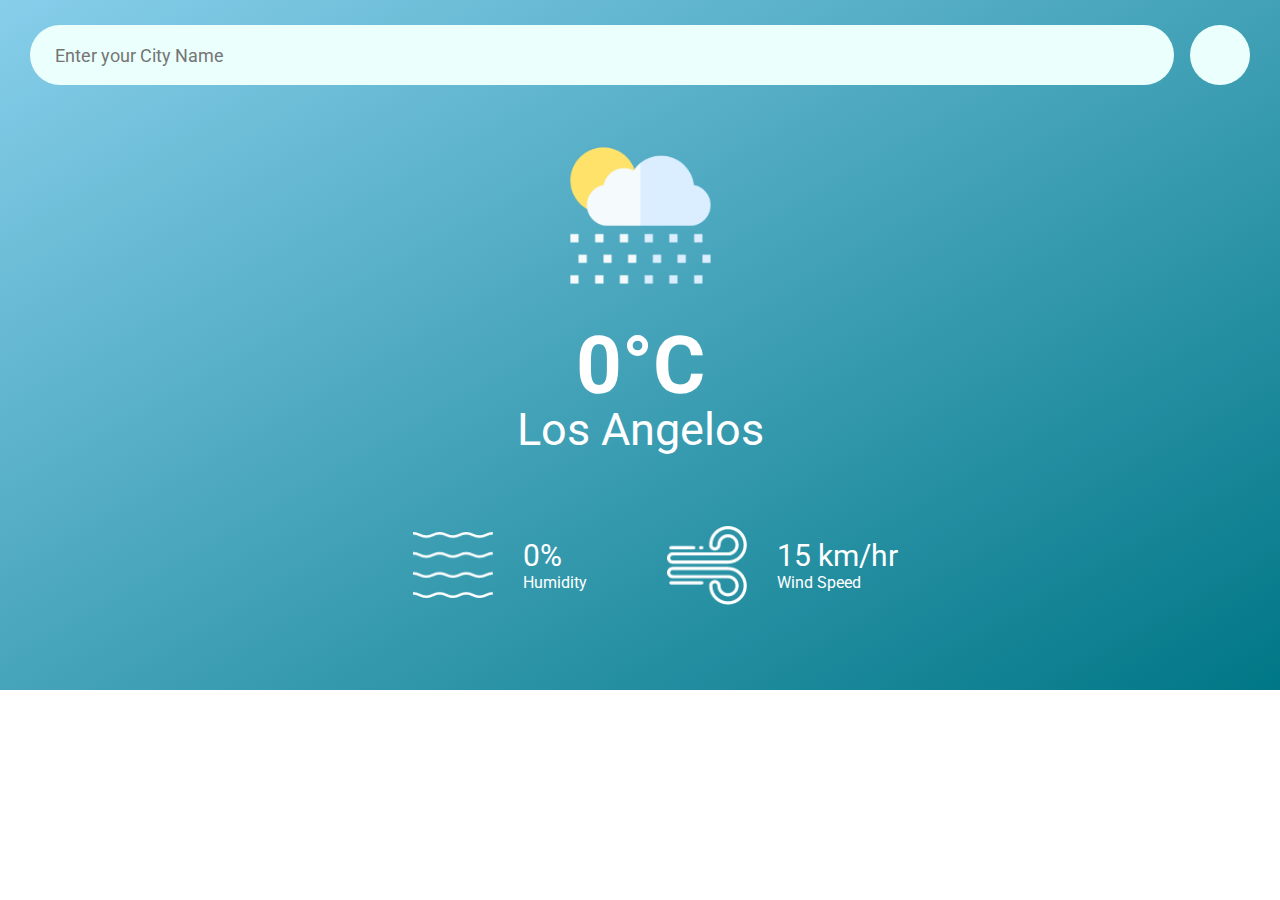
<file: weather_website/index.html>
<!DOCTYPE html>
<html lang="en">
<head>
  <meta charset="UTF-8">
  <meta name="viewport" content="width=device-width, initial-scale=1.0">
  <title>Weather Website</title>
  
  <!--CSS link-->
  <link rel="stylesheet" href="css/style.css">

  <!--Google Font link-->
  <link rel="preconnect" href="https://fonts.googleapis.com">
  <link rel="preconnect" href="https://fonts.gstatic.com" crossorigin>
  <link href="https://fonts.googleapis.com/css2?family=Arvo&family=Dancing+Script:wght@500&family=Domine:wght@500&family=Fira+Sans&family=Libre+Caslon+Text:ital@1&family=Lobster&family=Lora:wght@500&family=Merriweather:wght@300&family=PT+Serif&family=Playfair+Display:wght@500&family=Poppins&family=Roboto:wght@300;400;500&family=Satisfy&family=Share+Tech&display=swap" rel="stylesheet">
  
  <!--Font Awesome link-->
  <link rel="stylesheet" href="https://cdnjs.cloudflare.com/ajax/libs/font-awesome/6.5.1/css/all.min.css" integrity="sha512-DTOQO9RWCH3ppGqcWaEA1BIZOC6xxalwEsw9c2QQeAIftl+Vegovlnee1c9QX4TctnWMn13TZye+giMm8e2LwA==" crossorigin="anonymous" referrerpolicy="no-referrer" />
</head>
<body>
    <div class="weather-card">
      <div class="weather-search">
        <input type="text" placeholder="Enter your City Name">
        <button><i class="fa fa-search"></i></button>
      </div>
      <div class="error-message">
        <p>It's and invalid city name</p>
      </div>
      <div class="weather">
        <img src="images/rain.png" alt="rain" class="weather-icon">
        <h1 class="temp">0°C</h1>
        <h2 class="city">Los Angelos</h2>
      
        <div class="weather-details">
          
          <div class="col">
            <img src="images/humidity.png" alt="humidity" id="humidity">
            <div class="humidity-rate">
              <p class="humidity">0%</p>
              <p>Humidity</p>
            </div>
          </div>
        
          <div class="col">
            <img src="images/wind.png" alt="wind" id="wind">
            <div class="wind-rate">
              <p class="wind-speed">15 km/hr</p>
              <p>Wind Speed</p>
            </div>
          </div>
        </div>
      </div>
    </div>

    <script src="js/script.js"></script>
</body>
</html>
</file>
<file: weather_website/css/style.css>
@import url('https://fonts.googleapis.com/css2?family=Arvo&family=Dancing+Script:wght@500&family=Domine:wght@500&family=Fira+Sans&family=Libre+Caslon+Text:ital@1&family=Lobster&family=Lora:wght@500&family=Merriweather:wght@300&family=PT+Serif&family=Playfair+Display:wght@500&family=Poppins&family=Roboto:wght@300;400;500&family=Satisfy&family=Share+Tech&display=swap');

* {
  margin: 0;
  padding: 0;
  box-sizing: border-box;
  font-family: 'Roboto', sans-serif;
}
.weather-card {
  width: 100%;
  max-width: 1700px;
  background: linear-gradient(150deg, #87ceeb, #007786);
  color: #fff;
  padding: 25px 30px;
  text-align: center;
}
.weather-search {
  width: 100%;
  display: flex;
  align-items: center;
  justify-content: center;
}
.weather-search input {
  border: 0;
  outline: 0;
  background: #ebfffc;
  color: #080808;
  padding: 10px 25px;
  height: 60px;
  border-radius: 30px;
  flex: 1;
  margin-right: 16px;
  font-size: 18px;
}
.weather-search button {
  border: 0;
  outline: 0;
  background: #ebfffc;
  border-radius: 50%;
  width: 60px;
  height: 60px;
  cursor: pointer;
}
.weather-search button:hover {
  border: 0;
  outline: 0;
  background: #00b4db;
  border-radius: 50%;
  width: 60px;
  height: 60px;
  cursor: pointer;
}
.weather-search button i {
  font-size: 20px;
  color: #00b4db;
}
.weather-search button i:hover {
  font-weight: bold;
  color: #ebfffc;
  background-color: #00b4db;
}
.weather-icon {
  width: 200px;
  margin-top: 30px;
}
.weather h1 {
  font-size: 80px;
  font-weight: 700;
}
.weather h2 {
  font-size: 45px;
  font-weight: 400;
  margin-top: -10px;
}
.weather-details {
  display: flex;
  align-items: center;
  justify-content: center;
  padding: 60px 60px;
  margin-top: 10px;
}
.col {
  display: flex;
  align-items: center;
  text-align: left;
}
.col #humidity, #wind {
  width: 80px;
  margin-right: 30px;
  margin-left: 30px;
}
.humidity, .wind-speed, .visibility-number, .aqi-number {
  font-size: 30px;
}
.humidity-rate {
  margin-right: 50px;
}
.error-message {
  text-align: left;
  margin-left: 10px;
  font-size: 18px;
  margin-top: 10px;
  display: none;
}
</file>
